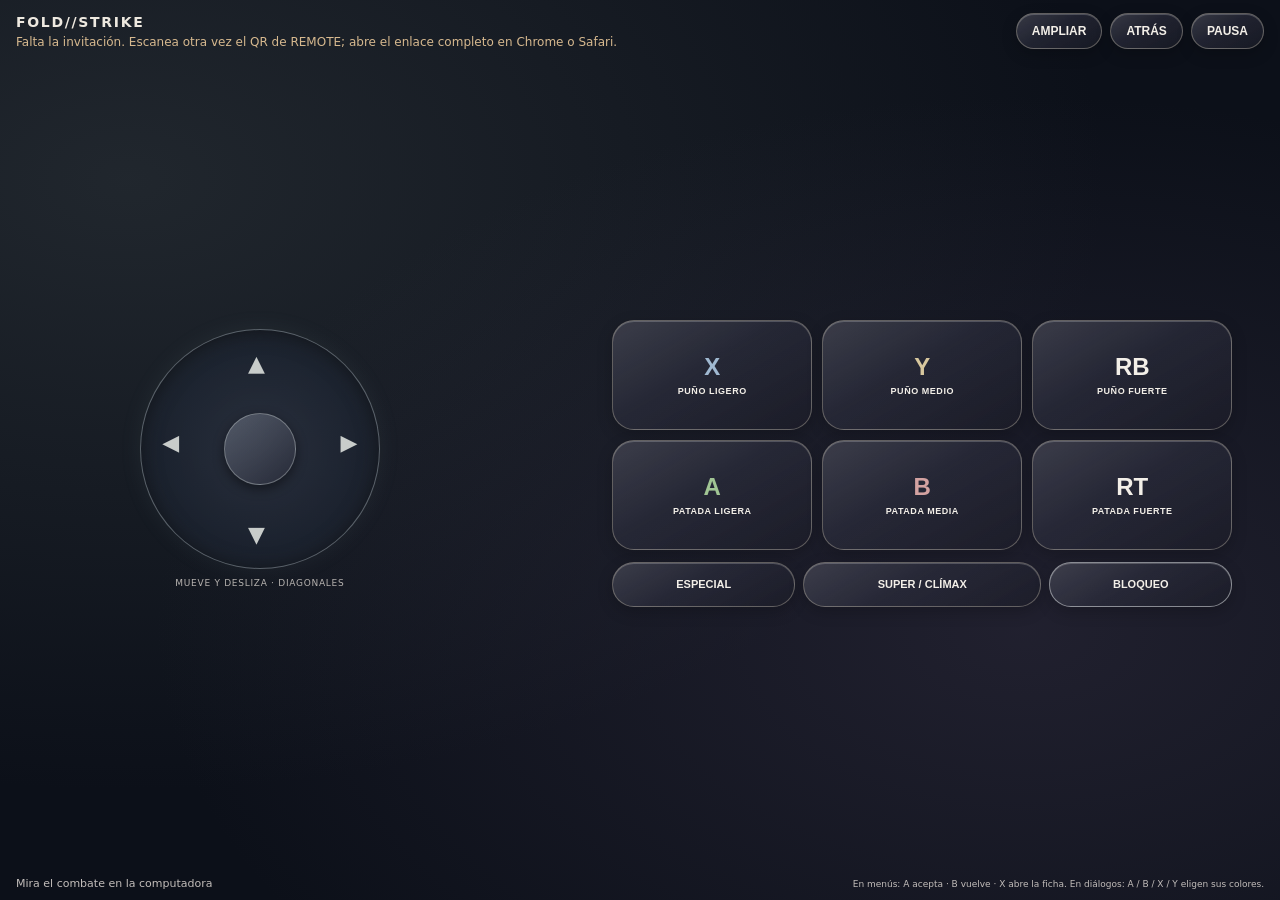
<file: controller.html>
<!doctype html>
<html lang="es"><head><meta charset="utf-8"><meta name="viewport" content="width=device-width,initial-scale=1,maximum-scale=1,user-scalable=no,viewport-fit=cover"><meta name="theme-color" content="#10131d"><title>FOLD//STRIKE · Mando remoto</title><link rel="icon" href="icon.svg"><link rel="stylesheet" href="controller.css"></head>
<body><header><div><b>FOLD//STRIKE</b><span id="status" role="status">Conectando con la computadora…</span></div><nav><button id="fullscreen">AMPLIAR</button><button data-action="back">ATRÁS</button><button data-action="start">PAUSA</button></nav></header>
<main><section class="movement"><div id="stick" role="group" aria-label="Movimiento: desliza para caminar, saltar o agacharte"><span class="up">▲</span><span class="left">◀</span><span class="right">▶</span><span class="down">▼</span><i></i></div><p>MUEVE Y DESLIZA · DIAGONALES</p></section>
<section class="attacks" aria-label="Ataques"><div class="normals"><button data-action="lpunch"><b>X</b><span>PUÑO LIGERO</span></button><button data-action="punch"><b>Y</b><span>PUÑO MEDIO</span></button><button data-action="hpunch"><b>RB</b><span>PUÑO FUERTE</span></button><button data-action="lkick"><b>A</b><span>PATADA LIGERA</span></button><button data-action="kick"><b>B</b><span>PATADA MEDIA</span></button><button data-action="hkick"><b>RT</b><span>PATADA FUERTE</span></button></div><div class="arts"><button data-action="special">ESPECIAL</button><button data-action="super">SUPER / CLÍMAX</button><button data-action="block">BLOQUEO</button></div></section></main>
<footer><span id="phase">Mira el combate en la computadora</span><small>En menús: A acepta · B vuelve · X abre la ficha. En diálogos: A / B / X / Y eligen sus colores.</small></footer><noscript>Activa JavaScript y abre este enlace en Chrome, Edge o Safari para conectar el mando.</noscript><script>window.addEventListener("error",function(){document.getElementById("status").textContent="No se pudo iniciar el mando. Abre el enlace completo en Chrome, Edge o Safari y recarga.";});</script><script src="controller.js"></script></body></html>
</file>
<file: controller.css>
*{box-sizing:border-box}html,body{margin:0;height:100%;overscroll-behavior:none;touch-action:none;user-select:none;-webkit-user-select:none;background:#0c1019;color:#eee9e0;font-family:system-ui,sans-serif}body{height:100dvh;padding:max(12px,env(safe-area-inset-top)) max(16px,env(safe-area-inset-right)) max(10px,env(safe-area-inset-bottom)) max(16px,env(safe-area-inset-left));display:flex;flex-direction:column;background:radial-gradient(ellipse at 80% 70%,#35304480,transparent 60%),radial-gradient(ellipse at 10% 20%,#353d4280,transparent 60%),#0c1019}
header{display:flex;justify-content:space-between;gap:14px;align-items:center}header b{letter-spacing:.12em;font-size:14px}#status{display:block;font-size:12px;color:#d7b98f;margin-top:4px}body.connected #status{color:#a8d5bb}nav{display:flex;gap:8px}button{color:#f3efe8;background:linear-gradient(150deg,#ffffff1e,#ffffff05 45%,#0003),#272938a0;border:1px solid #c5bdad65;border-radius:22px;box-shadow:inset 0 1px 0 #fff3,0 5px 16px #0003;font-weight:700;touch-action:none;cursor:pointer}nav button{padding:10px 15px;font-size:11px}button.held{background:linear-gradient(145deg,#b9b1a375,#51506395);border-color:#e2d6c1;box-shadow:0 0 16px #d8c59d40,inset 0 1px 0 #fff8;transform:scale(.97)}button:focus-visible{outline:2px solid #e5d7ba;outline-offset:3px}main{flex:1;min-height:0;display:flex;align-items:center;justify-content:space-around;gap:6vw}.movement{width:34%;display:flex;flex-direction:column;align-items:center}.movement p{font-size:9px;letter-spacing:.08em;color:#b7b3b0}#stick{position:relative;width:min(29vw,240px);height:min(29vw,240px);border-radius:50%;background:radial-gradient(circle,#353c4d99,#1e2634aa 60%,#ffffff0b);border:1px solid #bec6c960;box-shadow:inset 0 2px 20px #0007,0 0 24px #a0b4ba12}#stick span{position:absolute;font-size:22px;color:#c8ccca;pointer-events:none}#stick .up{top:9%;left:45%}#stick .down{bottom:9%;left:45%}#stick .left{left:9%;top:42%}#stick .right{right:9%;top:42%}#stick i{position:absolute;left:35%;top:35%;width:30%;height:30%;border-radius:50%;border:1px solid #bfc6c66b;background:linear-gradient(140deg,#767e8d90,#272a38d0);pointer-events:none;box-shadow:0 4px 12px #0007}.attacks{width:58%;max-width:620px}.normals{display:grid;grid-template-columns:repeat(3,1fr);gap:10px}.normals button{height:clamp(54px,18vh,110px);display:flex;align-items:center;justify-content:center;flex-direction:column;gap:5px}.normals b{font-size:24px}.normals span{font-size:9px;letter-spacing:.06em}.normals [data-action=lkick] b{color:#a1c594}.normals [data-action=kick] b{color:#d3a2a1}.normals [data-action=lpunch] b{color:#a0b9d1}.normals [data-action=punch] b{color:#d7c79e}.arts{display:grid;grid-template-columns:1fr 1.3fr 1fr;gap:8px;margin-top:12px}.arts button{min-height:45px;font-size:11px}.arts [data-action=block]{border-color:#c6c9cd9c}footer{display:flex;align-items:center;justify-content:space-between;gap:18px;font-size:11px;color:#c2bdba}footer small{font-size:9px;max-width:55%;text-align:right}
@media(orientation:portrait){header{flex-wrap:wrap}header>div{width:100%}nav{width:100%;justify-content:space-between}nav button{flex:1}main{flex-direction:column;gap:1vh;padding:2vh 0}.movement{width:100%;flex:1;justify-content:center}#stick{width:min(48vw,240px);height:min(48vw,240px)}.attacks{width:100%}.normals button{height:10vh}.arts button{min-height:7vh}footer{flex-direction:column;gap:4px}footer small{max-width:100%;text-align:center}}
@media(max-height:390px) and (orientation:landscape){header b{font-size:11px}nav button{padding:6px 12px}.normals button{height:18vh}.arts{margin-top:6px}.arts button{min-height:34px}#stick{width:52vh;height:52vh}footer small{font-size:8px}}

/* Lock the control surface; browser gestures must never displace the controls. */
html{position:fixed;inset:0;overflow:hidden;width:100%;height:100%;-webkit-text-size-adjust:100%}body{position:fixed;inset:0;width:100%;overflow:hidden;height:100%;height:100dvh}button,#stick,#stick *{-webkit-touch-callout:none;touch-action:none}button{font-size:16px}nav button{font-size:12px}
</file>
